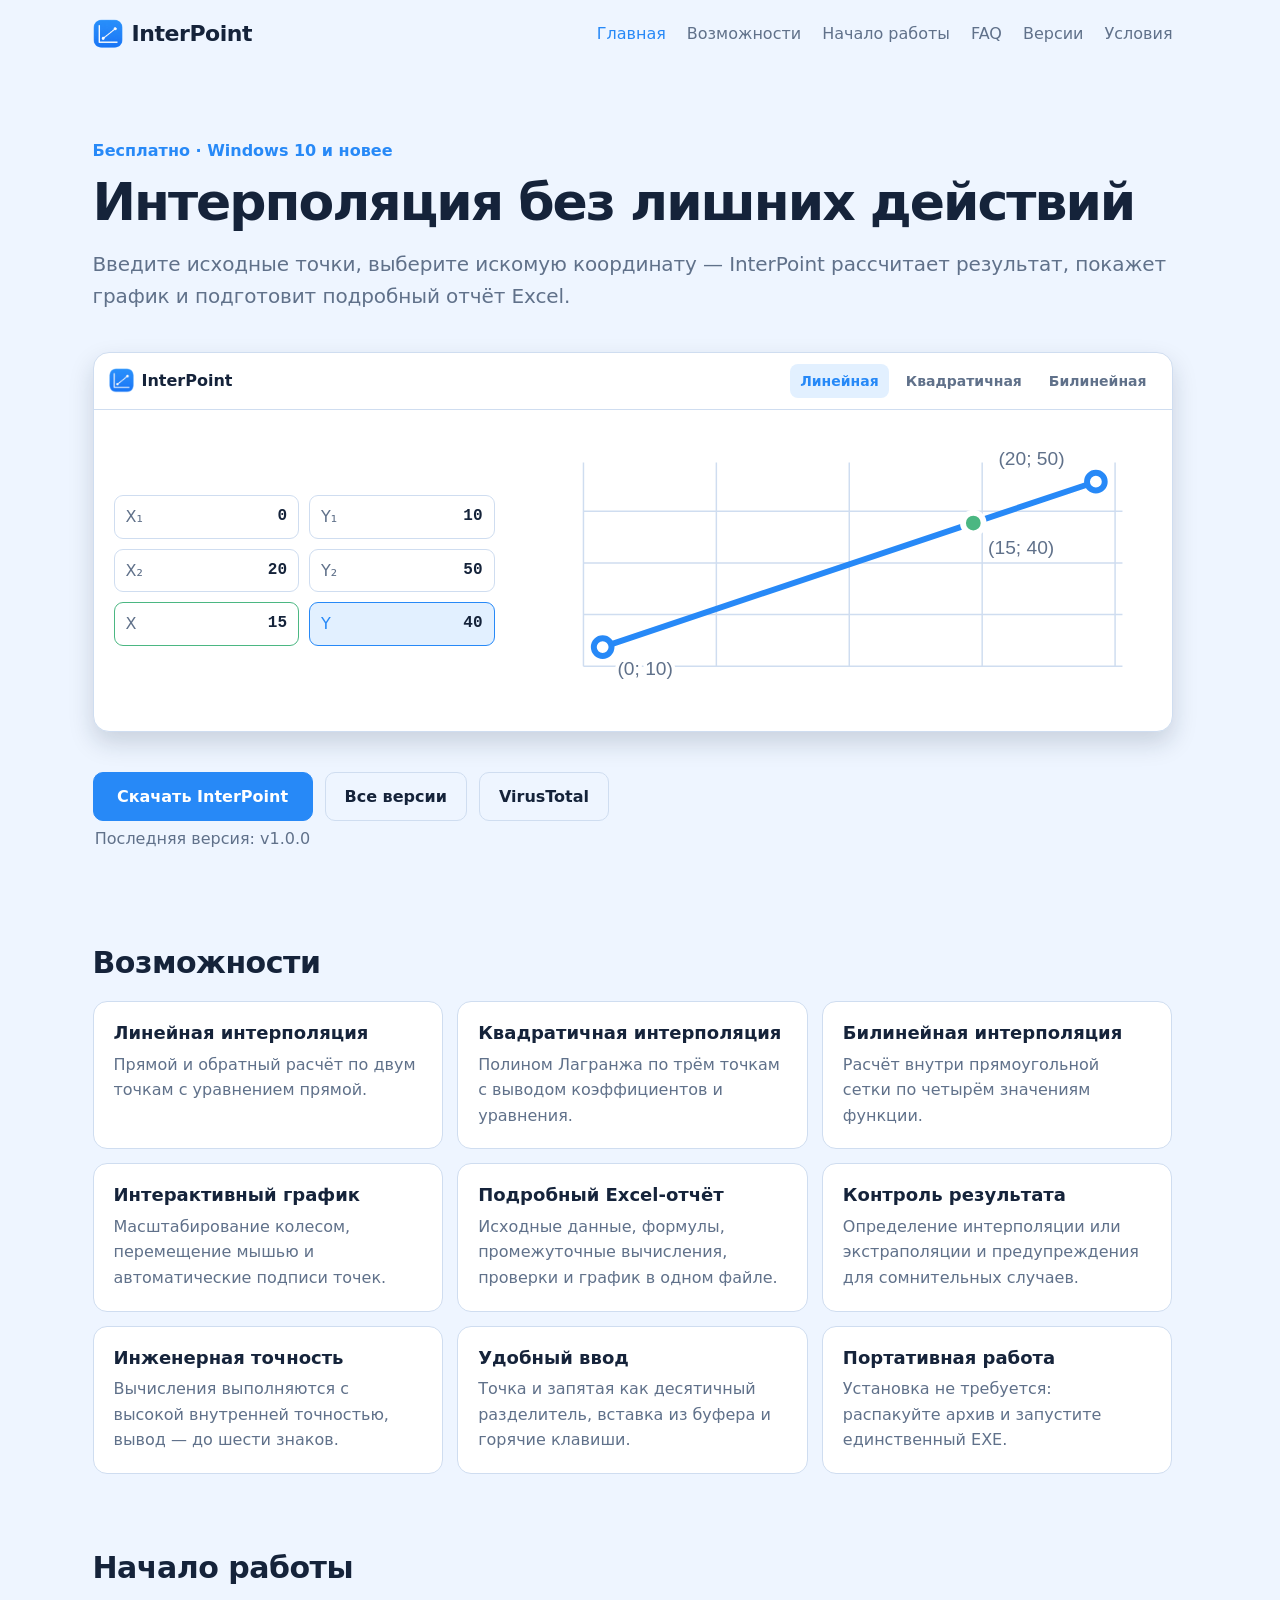
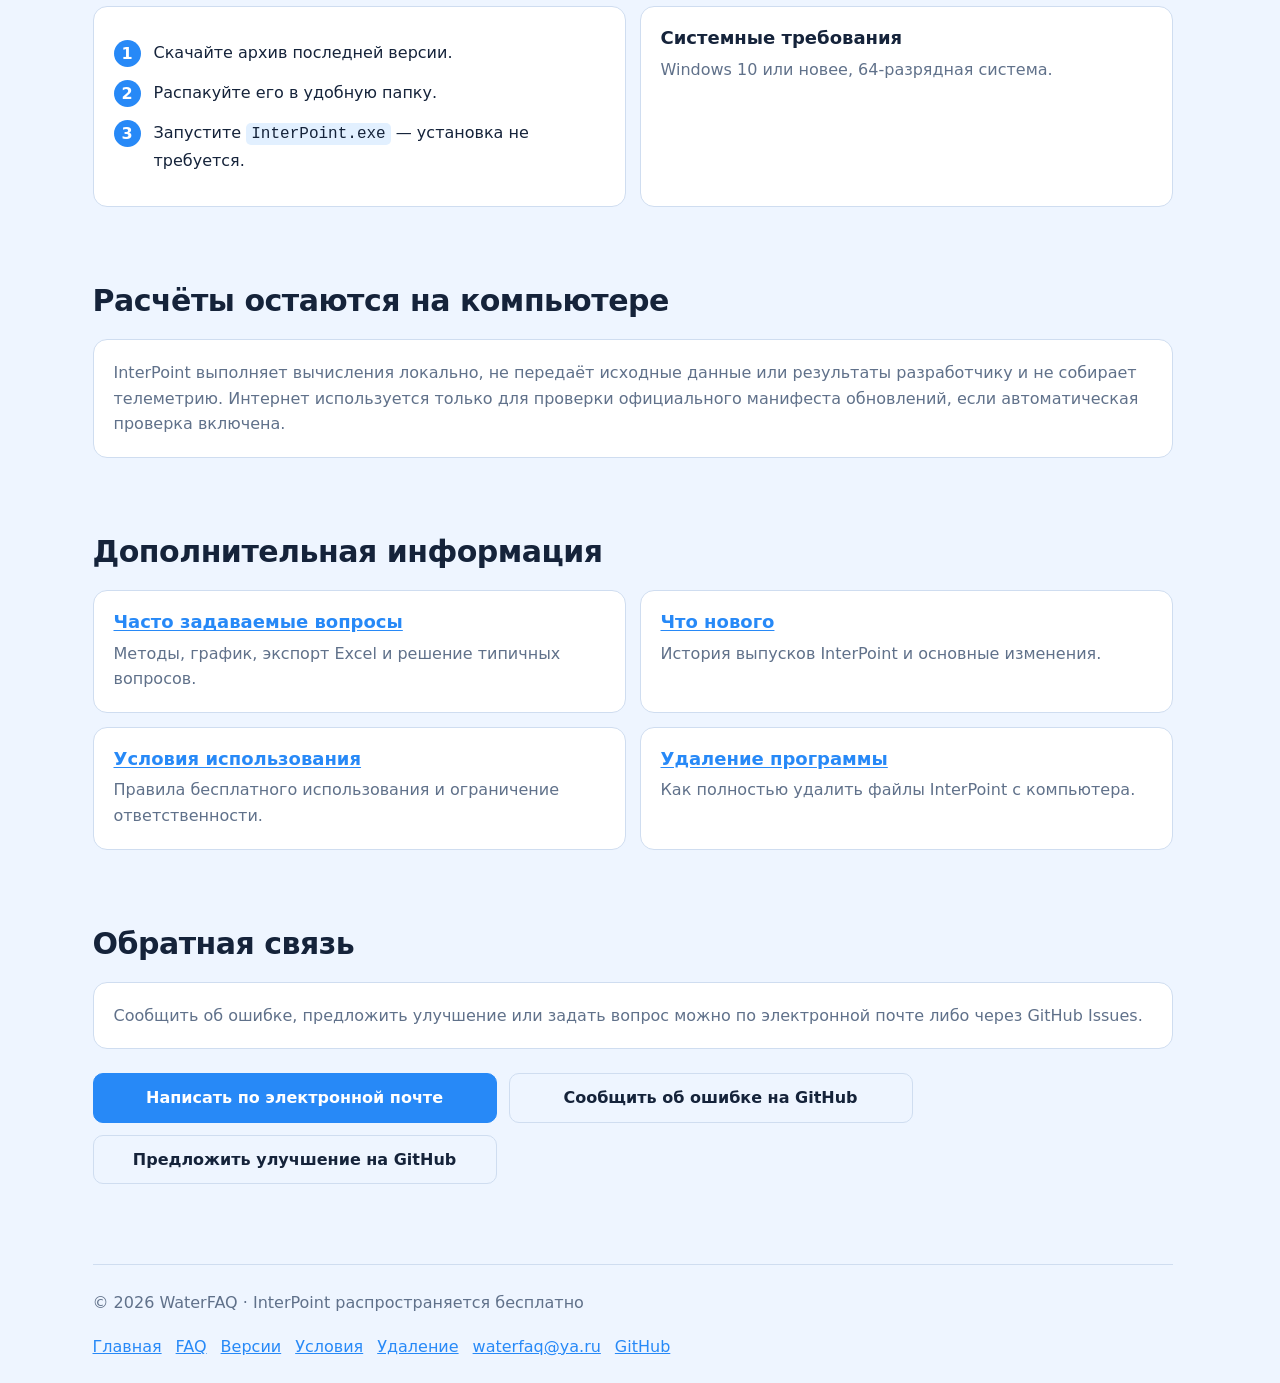
<file: index.html>
<!doctype html>
<html lang="ru">
<head>
  <meta charset="utf-8">
  <meta name="viewport" content="width=device-width,initial-scale=1,viewport-fit=cover">
  <meta name="description" content="InterPoint — бесплатный калькулятор линейной, квадратичной и билинейной интерполяции для Windows с графиком и экспортом расчёта в Excel.">
  <meta name="theme-color" content="#eef5ff" media="(prefers-color-scheme: light)">
  <meta name="theme-color" content="#151b27" media="(prefers-color-scheme: dark)">
  <meta property="og:type" content="website">
  <meta property="og:title" content="InterPoint — калькулятор интерполяции">
  <meta property="og:description" content="Линейная, квадратичная и билинейная интерполяция, наглядный график и подробный отчёт Excel.">
  <meta property="og:url" content="https://water-faq.github.io/InterPoint/">
  <meta property="og:image" content="https://water-faq.github.io/InterPoint/assets/images/social-preview.png">
  <link rel="icon" type="image/png" sizes="32x32" href="assets/icons/icon-32.png">
  <link rel="apple-touch-icon" sizes="180x180" href="assets/icons/apple-touch-icon.png">
  <link rel="manifest" href="site.webmanifest">
  <link rel="stylesheet" href="assets/css/styles.css?v=1">
  <title>InterPoint — калькулятор интерполяции</title>
</head>
<body>
  <header class="site-header"><div class="wrap top">
    <a class="logo interpoint-logo" href="#" aria-label="InterPoint — наверх"><img src="assets/icons/icon-192.png" alt=""><span>InterPoint</span></a>
    <button class="menu-toggle" type="button" aria-label="Открыть меню" aria-expanded="false" aria-controls="site-navigation"><svg class="icon-menu" viewBox="0 0 24 24" fill="none" stroke="currentColor" stroke-width="2" stroke-linecap="round"><path d="M4 7h16M4 12h16M4 17h16"/></svg><svg class="icon-close" viewBox="0 0 24 24" fill="none" stroke="currentColor" stroke-width="2" stroke-linecap="round"><path d="M6 6l12 12M18 6L6 18"/></svg></button>
    <nav id="site-navigation" class="nav" aria-label="Основная навигация"><a href="index.html" aria-current="page">Главная</a><a href="#features">Возможности</a><a href="#start">Начало работы</a><a href="faq.html">FAQ</a><a href="changelog.html">Версии</a><a href="terms.html">Условия</a></nav>
  </div></header>

  <main class="wrap">
    <div class="hero"><div class="hero-content">
      <div class="eyebrow">Бесплатно · Windows 10 и новее</div>
      <h1>Интерполяция без лишних действий</h1>
      <p class="lead">Введите исходные точки, выберите искомую координату — InterPoint рассчитает результат, покажет график и подготовит подробный отчёт Excel.</p>

      <div class="calc-demo interpoint-demo" aria-label="Демонстрация InterPoint">
        <div class="demo-toolbar"><span class="demo-app"><img src="assets/icons/icon-32.png" alt="">InterPoint</span><div class="demo-tabs" role="tablist" aria-label="Режим демонстрации"><button type="button" role="tab" aria-selected="true" data-interpoint-mode="linear">Линейная</button><button type="button" role="tab" aria-selected="false" data-interpoint-mode="quadratic">Квадратичная</button><button type="button" role="tab" aria-selected="false" data-interpoint-mode="bilinear">Билинейная</button></div></div>
        <div class="demo-body">
          <div class="demo-values" data-interpoint-values><span>X₁ <b>0</b></span><span>Y₁ <b>10</b></span><span>X₂ <b>20</b></span><span>Y₂ <b>50</b></span><span class="demo-target">X <b>15</b></span><span class="demo-result-value">Y <b>40</b></span></div>
          <svg class="demo-chart" data-interpoint-chart viewBox="0 0 430 190" role="img" aria-label="График линейной интерполяции"><path class="chart-grid" d="M45 22V160M45 160H410M45 125H410M45 90H410M45 55H410M135 22V160M225 22V160M315 22V160M405 22V160"/><path class="chart-line" d="M58 147L392 35"/><circle cx="58" cy="147" r="6"/><circle cx="392" cy="35" r="6"/><circle class="chart-target" cx="309" cy="63" r="7"/><text x="68" y="166">(0; 10)</text><text x="319" y="84">(15; 40)</text><text x="326" y="24">(20; 50)</text></svg>
        </div>
      </div>

      <div class="hero-actions">
        <div class="download-group"><a id="download" class="button" href="https://github.com/Water-FAQ/InterPoint/releases/latest/download/InterPoint.zip">Скачать InterPoint</a><p id="version" class="meta">Последняя версия: v1.0.0</p></div>
        <a class="button secondary" href="changelog.html">Все версии</a>
        <a class="button secondary virustotal-button" href="https://www.virustotal.com/gui/file/0685c42fb659fcc0776ff8410918f7ebf885d155453a8ee5a3f4abb570f7c36a?nocache=1" target="_blank" rel="noopener noreferrer">VirusTotal</a>
      </div>
    </div></div>

    <section id="features"><h2>Возможности</h2><div class="grid">
      <article class="card"><h3>Линейная интерполяция</h3><p>Прямой и обратный расчёт по двум точкам с уравнением прямой.</p></article>
      <article class="card"><h3>Квадратичная интерполяция</h3><p>Полином Лагранжа по трём точкам с выводом коэффициентов и уравнения.</p></article>
      <article class="card"><h3>Билинейная интерполяция</h3><p>Расчёт внутри прямоугольной сетки по четырём значениям функции.</p></article>
      <article class="card"><h3>Интерактивный график</h3><p>Масштабирование колесом, перемещение мышью и автоматические подписи точек.</p></article>
      <article class="card"><h3>Подробный Excel-отчёт</h3><p>Исходные данные, формулы, промежуточные вычисления, проверки и график в одном файле.</p></article>
      <article class="card"><h3>Контроль результата</h3><p>Определение интерполяции или экстраполяции и предупреждения для сомнительных случаев.</p></article>
      <article class="card"><h3>Инженерная точность</h3><p>Вычисления выполняются с высокой внутренней точностью, вывод — до шести знаков.</p></article>
      <article class="card"><h3>Удобный ввод</h3><p>Точка и запятая как десятичный разделитель, вставка из буфера и горячие клавиши.</p></article>
      <article class="card"><h3>Портативная работа</h3><p>Установка не требуется: распакуйте архив и запустите единственный EXE.</p></article>
    </div></section>

    <section id="start"><h2>Начало работы</h2><div class="info">
      <div class="card steps"><div class="step"><span>Скачайте архив последней версии.</span></div><div class="step"><span>Распакуйте его в удобную папку.</span></div><div class="step"><span>Запустите <code>InterPoint.exe</code> — установка не требуется.</span></div></div>
      <div class="card"><h3>Системные требования</h3><p>Windows 10 или новее, 64-разрядная система.</p></div>
    </div></section>

    <section id="privacy"><h2>Расчёты остаются на компьютере</h2><div class="card"><p>InterPoint выполняет вычисления локально, не передаёт исходные данные или результаты разработчику и не собирает телеметрию. Интернет используется только для проверки официального манифеста обновлений, если автоматическая проверка включена.</p></div></section>

    <section id="more"><h2>Дополнительная информация</h2><div class="link-grid">
      <article class="card"><h3><a href="faq.html">Часто задаваемые вопросы</a></h3><p>Методы, график, экспорт Excel и решение типичных вопросов.</p></article>
      <article class="card"><h3><a href="changelog.html">Что нового</a></h3><p>История выпусков InterPoint и основные изменения.</p></article>
      <article class="card"><h3><a href="terms.html">Условия использования</a></h3><p>Правила бесплатного использования и ограничение ответственности.</p></article>
      <article class="card"><h3><a href="uninstall.html">Удаление программы</a></h3><p>Как полностью удалить файлы InterPoint с компьютера.</p></article>
    </div></section>

    <section id="feedback"><h2>Обратная связь</h2><div class="card"><p>Сообщить об ошибке, предложить улучшение или задать вопрос можно по электронной почте либо через GitHub Issues.</p></div><div class="feedback-actions"><a class="button" href="mailto:waterfaq@ya.ru">Написать по электронной почте</a><a class="button secondary" href="https://github.com/Water-FAQ/InterPoint/issues/new?template=bug_report.yml">Сообщить об ошибке на GitHub</a><a class="button secondary" href="https://github.com/Water-FAQ/InterPoint/issues/new?template=feature_request.yml">Предложить улучшение на GitHub</a></div></section>
  </main>
  <footer class="wrap"><span>© 2026 WaterFAQ · InterPoint распространяется бесплатно</span><nav><a href="index.html">Главная</a><a href="faq.html">FAQ</a><a href="changelog.html">Версии</a><a href="terms.html">Условия</a><a href="uninstall.html">Удаление</a><a href="mailto:waterfaq@ya.ru">waterfaq@ya.ru</a><a href="https://github.com/Water-FAQ/InterPoint">GitHub</a></nav></footer>
  <button class="back-to-top" type="button" aria-label="Наверх" title="Наверх" aria-hidden="true"><svg viewBox="0 0 24 24" fill="none" stroke="currentColor" stroke-width="2.4" stroke-linecap="round" stroke-linejoin="round"><path d="M5 11l7-7 7 7M12 4v16"/></svg></button>
  <script>fetch('update.json',{cache:'no-store'}).then(r=>r.ok?r.json():Promise.reject()).then(m=>{if(m.version)document.getElementById('version').textContent='Последняя версия: v'+m.version;if(m.download_url)document.getElementById('download').href=m.download_url}).catch(()=>{});</script>
  <script src="assets/js/site.js?v=1"></script>
</body>
</html>
</file>
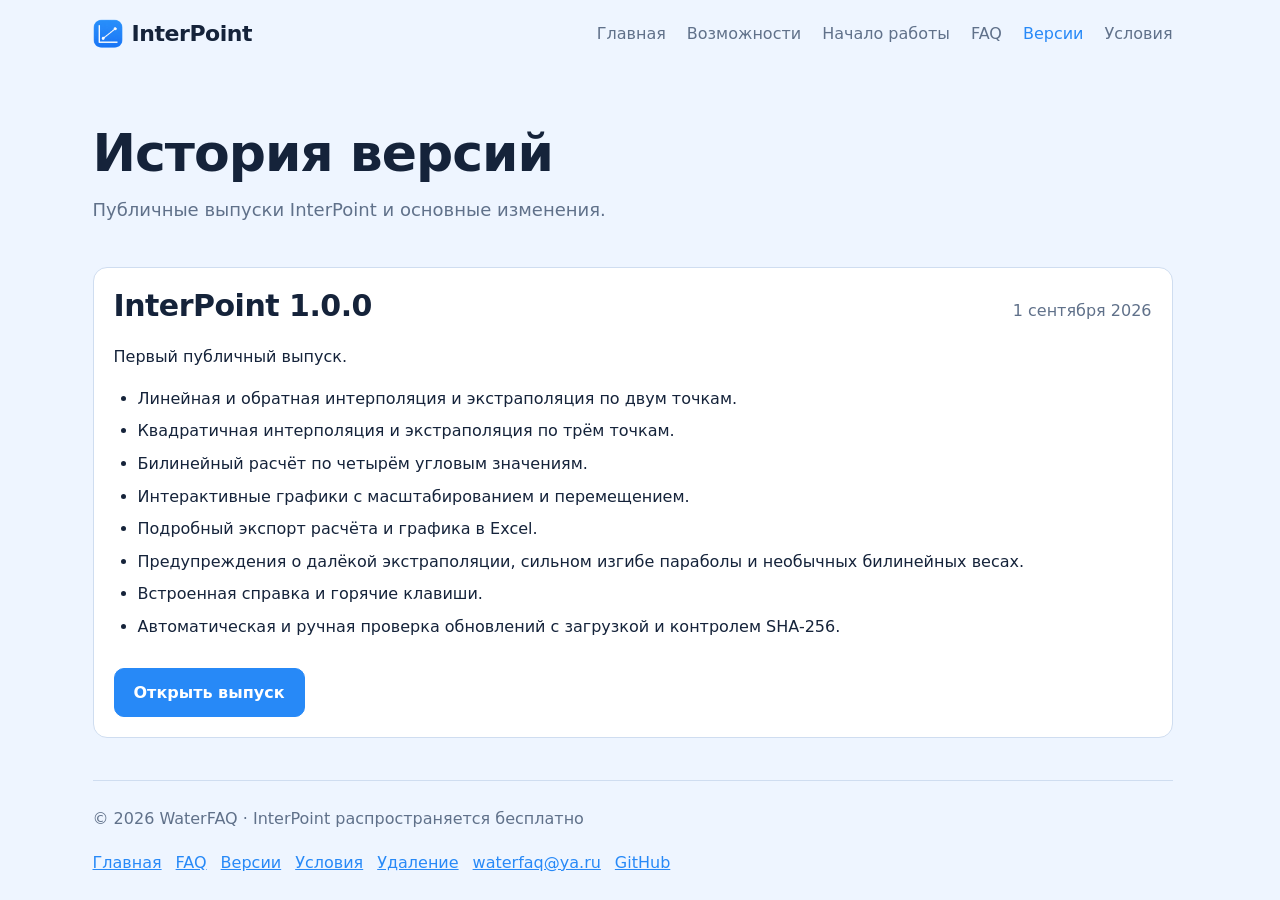
<file: changelog.html>
<!doctype html>
<html lang="ru">
<head>
  <meta charset="utf-8">
  <meta name="viewport" content="width=device-width,initial-scale=1">
  <meta name="description" content="История версий InterPoint.">
  <link rel="icon" href="assets/icons/icon-32.png">
  <link rel="stylesheet" href="assets/css/styles.css?v=1">
  <title>Версии — InterPoint</title>
</head>
<body>
  <header class="site-header"><div class="wrap top"><a class="logo interpoint-logo" href="index.html"><img src="assets/icons/icon-192.png" alt=""><span>InterPoint</span></a><button class="menu-toggle" type="button" aria-label="Открыть меню" aria-expanded="false" aria-controls="site-navigation"><svg class="icon-menu" viewBox="0 0 24 24" fill="none" stroke="currentColor" stroke-width="2"><path d="M4 7h16M4 12h16M4 17h16"/></svg><svg class="icon-close" viewBox="0 0 24 24" fill="none" stroke="currentColor" stroke-width="2"><path d="M6 6l12 12M18 6L6 18"/></svg></button><nav id="site-navigation" class="nav"><a href="index.html">Главная</a><a href="index.html#features">Возможности</a><a href="index.html#start">Начало работы</a><a href="faq.html">FAQ</a><a href="changelog.html" aria-current="page">Версии</a><a href="terms.html">Условия</a></nav></div></header>
  <main class="wrap content">
    <div class="page-head"><h1>История версий</h1><p>Публичные выпуски InterPoint и основные изменения.</p></div>
    <div class="release-list"><article class="release">
      <div class="release-head"><h2>InterPoint 1.0.0</h2><time datetime="2026-09-01">1 сентября 2026</time></div>
      <p>Первый публичный выпуск.</p>
      <ul>
        <li>Линейная и обратная интерполяция и экстраполяция по двум точкам.</li>
        <li>Квадратичная интерполяция и экстраполяция по трём точкам.</li>
        <li>Билинейный расчёт по четырём угловым значениям.</li>
        <li>Интерактивные графики с масштабированием и перемещением.</li>
        <li>Подробный экспорт расчёта и графика в Excel.</li>
        <li>Предупреждения о далёкой экстраполяции, сильном изгибе параболы и необычных билинейных весах.</li>
        <li>Встроенная справка и горячие клавиши.</li>
        <li>Автоматическая и ручная проверка обновлений с загрузкой и контролем SHA-256.</li>
      </ul>
      <div class="actions"><a class="button" href="https://github.com/Water-FAQ/InterPoint/releases/tag/v1.0.0">Открыть выпуск</a></div>
    </article></div>
  </main>
  <footer class="wrap"><span>© 2026 WaterFAQ · InterPoint распространяется бесплатно</span><nav><a href="index.html">Главная</a><a href="faq.html">FAQ</a><a href="changelog.html">Версии</a><a href="terms.html">Условия</a><a href="uninstall.html">Удаление</a><a href="mailto:waterfaq@ya.ru">waterfaq@ya.ru</a><a href="https://github.com/Water-FAQ/InterPoint">GitHub</a></nav></footer>
  <script src="assets/js/site.js?v=1"></script>
</body>
</html>
</file>
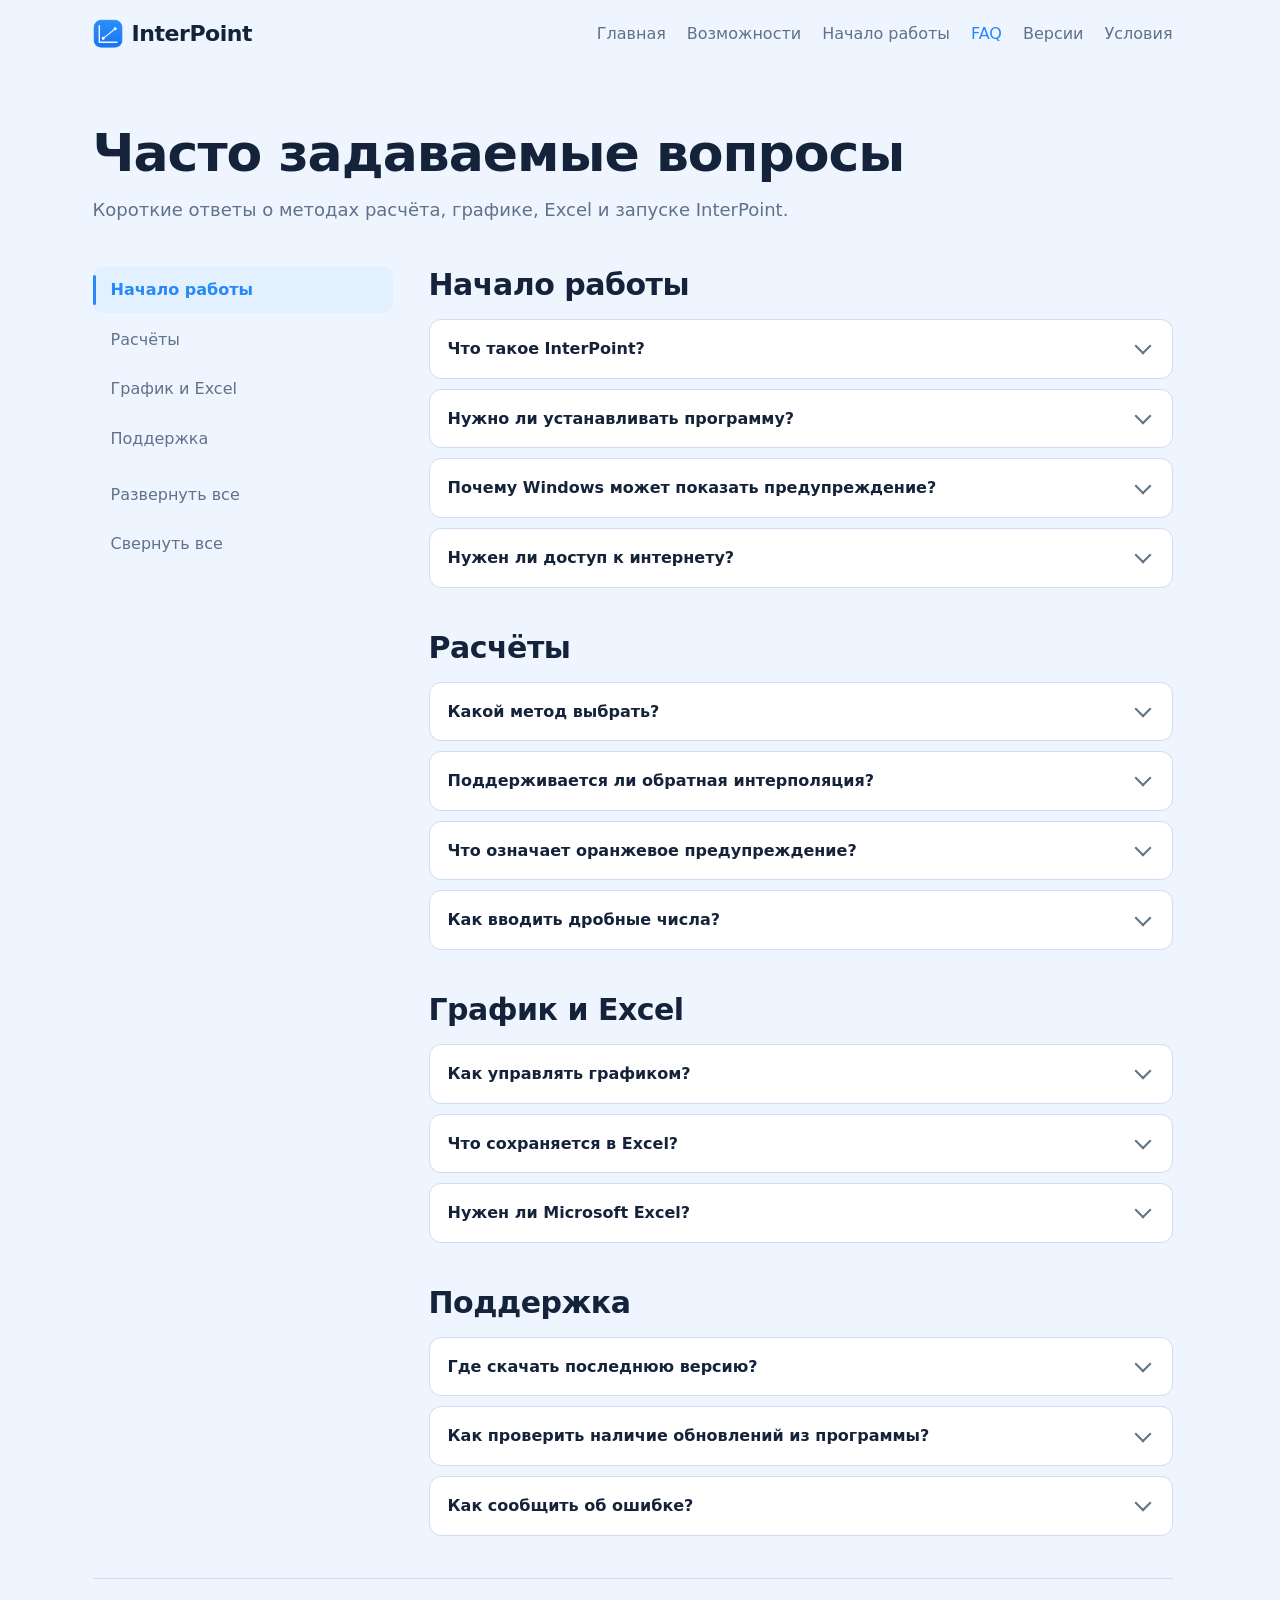
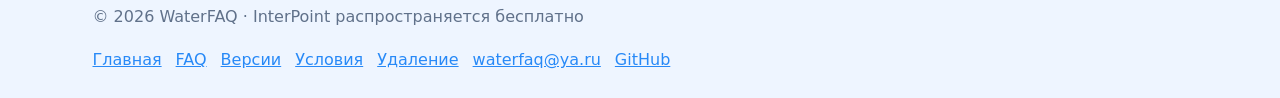
<file: faq.html>
<!doctype html><html lang="ru"><head><meta charset="utf-8"><meta name="viewport" content="width=device-width,initial-scale=1,viewport-fit=cover"><meta name="description" content="Ответы на часто задаваемые вопросы об InterPoint."><link rel="icon" type="image/png" sizes="32x32" href="assets/icons/icon-32.png"><link rel="stylesheet" href="assets/css/styles.css?v=1"><title>FAQ — InterPoint</title></head><body>
<header class="site-header"><div class="wrap top"><a class="logo interpoint-logo" href="index.html"><img src="assets/icons/icon-192.png" alt=""><span>InterPoint</span></a><button class="menu-toggle" type="button" aria-label="Открыть меню" aria-expanded="false" aria-controls="site-navigation"><svg class="icon-menu" viewBox="0 0 24 24" fill="none" stroke="currentColor" stroke-width="2"><path d="M4 7h16M4 12h16M4 17h16"/></svg><svg class="icon-close" viewBox="0 0 24 24" fill="none" stroke="currentColor" stroke-width="2"><path d="M6 6l12 12M18 6L6 18"/></svg></button><nav id="site-navigation" class="nav"><a href="index.html">Главная</a><a href="index.html#features">Возможности</a><a href="index.html#start">Начало работы</a><a href="faq.html" aria-current="page">FAQ</a><a href="changelog.html">Версии</a><a href="terms.html">Условия</a></nav></div></header>
<main class="wrap content"><div class="page-head"><h1>Часто задаваемые вопросы</h1><p>Короткие ответы о методах расчёта, графике, Excel и запуске InterPoint.</p></div><div class="faq-layout"><aside class="faq-sidebar"><nav class="faq-toc" data-scroll-nav><a href="#start" class="is-active">Начало работы</a><a href="#calculation">Расчёты</a><a href="#graph">График и Excel</a><a href="#support">Поддержка</a></nav><div class="faq-controls"><button type="button" data-faq-expand-all>Развернуть все</button><button type="button" data-faq-collapse-all>Свернуть все</button></div></aside><div class="faq-groups">
<section class="faq-group" id="start" data-scroll-section><h2>Начало работы</h2><div class="faq-list">
<details><summary>Что такое InterPoint?</summary><div class="faq-answer"><p>InterPoint — компактный калькулятор линейной, квадратичной и билинейной интерполяции и экстраполяции для Windows.</p></div></details>
<details><summary>Нужно ли устанавливать программу?</summary><div class="faq-answer"><p>Нет. Скачайте архив, распакуйте его и запустите <code>InterPoint.exe</code>. Python и Excel для запуска программы не требуются.</p></div></details>
<details><summary>Почему Windows может показать предупреждение?</summary><div class="faq-answer"><p>Программа пока не имеет цифровой подписи, поэтому SmartScreen может обозначить её как приложение неизвестного издателя. Скачивайте InterPoint только из официального репозитория.</p></div></details>
<details><summary>Нужен ли доступ к интернету?</summary><div class="faq-answer"><p>Для вычислений и экспорта Excel интернет не требуется. При включённой автоматической проверке InterPoint не чаще одного раза в сутки обращается только к официальному манифесту обновлений.</p></div></details>
</div></section>
<section class="faq-group" id="calculation" data-scroll-section><h2>Расчёты</h2><div class="faq-list">
<details><summary>Какой метод выбрать?</summary><div class="faq-answer"><p>Линейный метод использует две точки, квадратичный — три точки и полином Лагранжа, билинейный — четыре значения в узлах прямоугольной сетки.</p></div></details>
<details><summary>Поддерживается ли обратная интерполяция?</summary><div class="faq-answer"><p>Да, в линейном режиме можно определить X по заданному Y. Переключение выполняется автоматически по заполненному искомому полю.</p></div></details>
<details><summary>Что означает оранжевое предупреждение?</summary><div class="faq-answer"><p>Расчёт выполнен, но условия требуют дополнительной проверки: например, точка находится далеко за исходным диапазоном или парабола имеет сильный изгиб. Предупреждение не блокирует график и Excel.</p></div></details>
<details><summary>Как вводить дробные числа?</summary><div class="faq-answer"><p>Можно использовать точку или запятую. Результаты отображаются максимум с шестью знаками после десятичного разделителя.</p></div></details>
</div></section>
<section class="faq-group" id="graph" data-scroll-section><h2>График и Excel</h2><div class="faq-list">
<details><summary>Как управлять графиком?</summary><div class="faq-answer"><p>Колесо мыши меняет масштаб относительно курсора, зажатая левая кнопка перемещает график, двойное нажатие колеса возвращает исходный вид.</p></div></details>
<details><summary>Что сохраняется в Excel?</summary><div class="faq-answer"><p>Исходные данные, тип операции, формулы, промежуточные вычисления, контрольные проверки, предупреждения и изображение графика.</p></div></details>
<details><summary>Нужен ли Microsoft Excel?</summary><div class="faq-answer"><p>Нет. InterPoint самостоятельно создаёт файл <code>.xlsx</code>. Для последующего просмотра подойдёт Excel или другая программа, поддерживающая этот формат.</p></div></details>
</div></section>
<section class="faq-group" id="support" data-scroll-section><h2>Поддержка</h2><div class="faq-list">
<details><summary>Где скачать последнюю версию?</summary><div class="faq-answer"><p>Кнопка «Скачать InterPoint» на официальном сайте всегда ведёт на архив последнего опубликованного релиза.</p></div></details>
<details><summary>Как проверить наличие обновлений из программы?</summary><div class="faq-answer"><p>Нажмите номер версии в левом нижнем углу окна InterPoint. Доступны ручная проверка и отключение автоматической проверки. Загруженный архив проверяется по SHA-256 и сохраняется в папку «Загрузки».</p></div></details>
<details><summary>Как сообщить об ошибке?</summary><div class="faq-answer"><p>Напишите на <a href="mailto:waterfaq@ya.ru">waterfaq@ya.ru</a> или создайте обращение в GitHub Issues. Укажите версию InterPoint, версию Windows и шаги воспроизведения.</p></div></details>
</div></section></div></div></main>
<footer class="wrap"><span>© 2026 WaterFAQ · InterPoint распространяется бесплатно</span><nav><a href="index.html">Главная</a><a href="faq.html">FAQ</a><a href="changelog.html">Версии</a><a href="terms.html">Условия</a><a href="uninstall.html">Удаление</a><a href="mailto:waterfaq@ya.ru">waterfaq@ya.ru</a><a href="https://github.com/Water-FAQ/InterPoint">GitHub</a></nav></footer><button class="back-to-top" type="button" aria-label="Наверх" aria-hidden="true"><svg viewBox="0 0 24 24" fill="none" stroke="currentColor" stroke-width="2.4"><path d="M5 11l7-7 7 7M12 4v16"/></svg></button><script src="assets/js/site.js?v=1"></script></body></html>
</file>
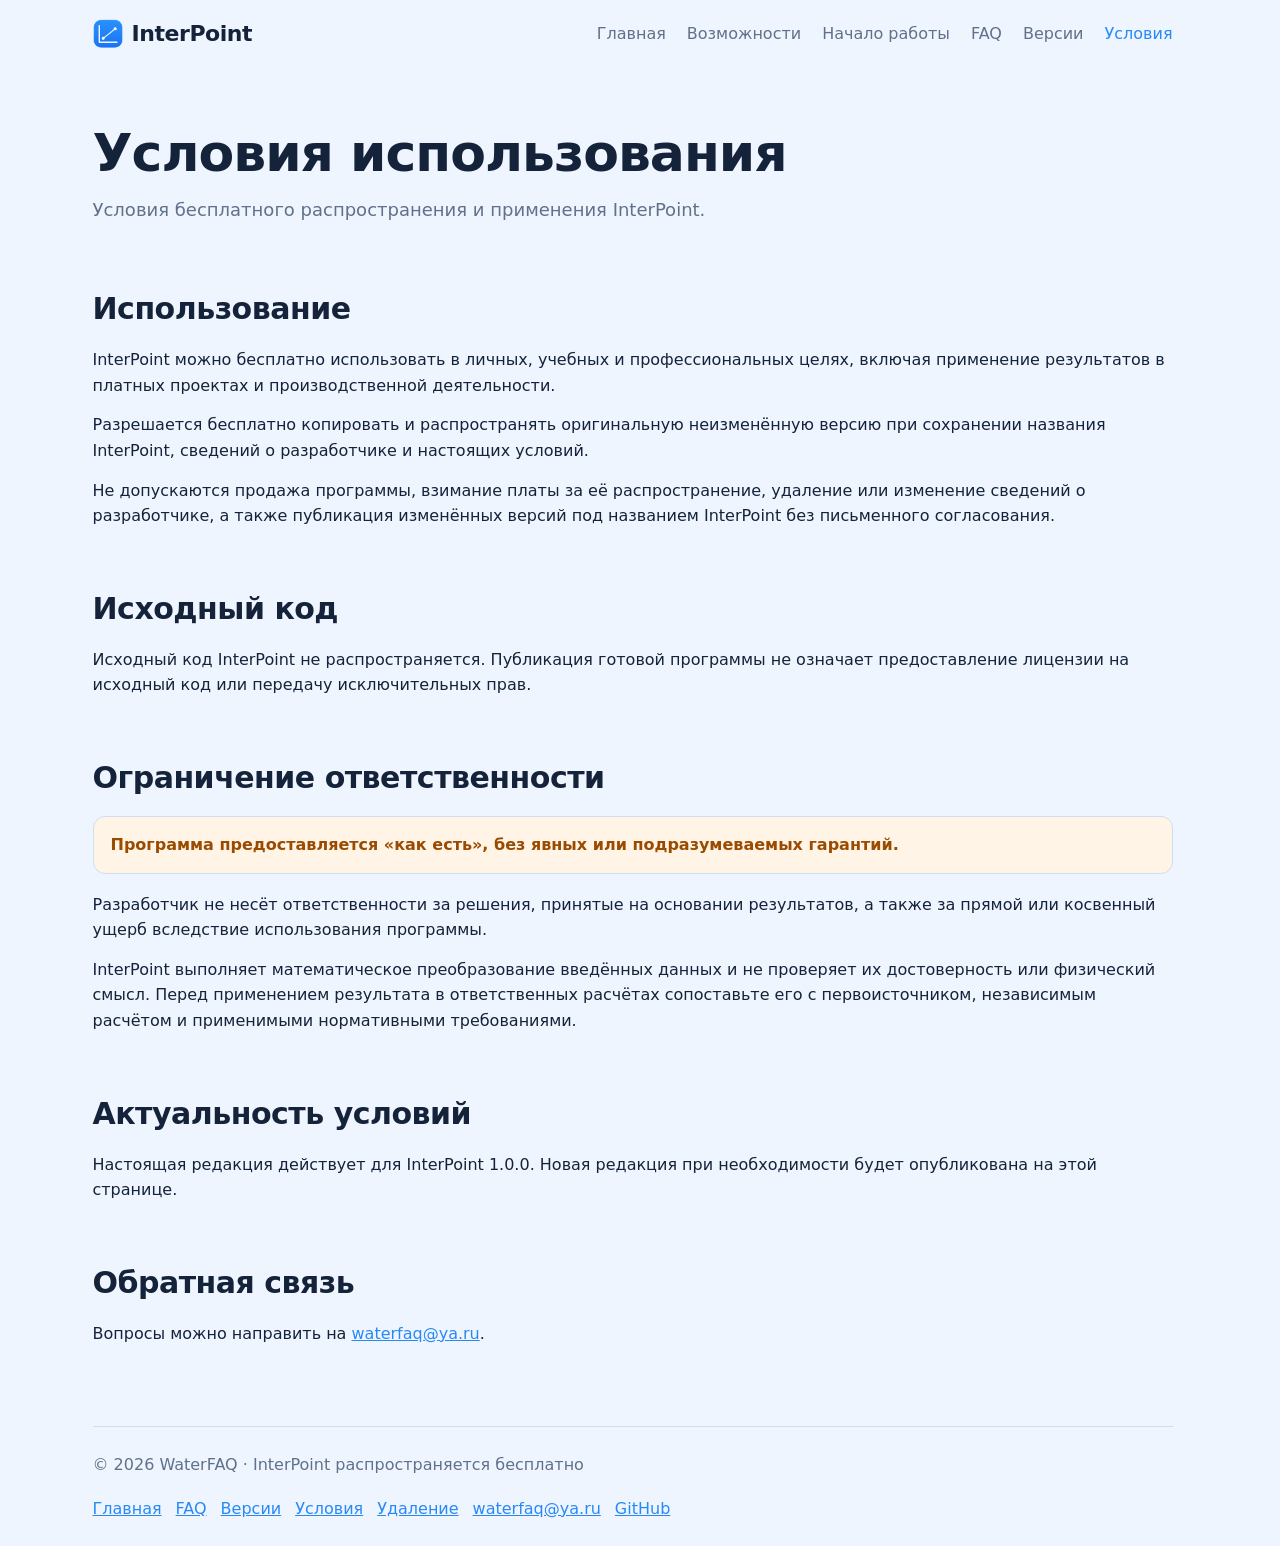
<file: terms.html>
<!doctype html><html lang="ru"><head><meta charset="utf-8"><meta name="viewport" content="width=device-width,initial-scale=1"><meta name="description" content="Условия использования InterPoint."><link rel="icon" href="assets/icons/icon-32.png"><link rel="stylesheet" href="assets/css/styles.css?v=1"><title>Условия использования — InterPoint</title></head><body><header class="site-header"><div class="wrap top"><a class="logo interpoint-logo" href="index.html"><img src="assets/icons/icon-192.png" alt=""><span>InterPoint</span></a><button class="menu-toggle" type="button" aria-label="Открыть меню" aria-expanded="false" aria-controls="site-navigation"><svg class="icon-menu" viewBox="0 0 24 24" fill="none" stroke="currentColor" stroke-width="2"><path d="M4 7h16M4 12h16M4 17h16"/></svg><svg class="icon-close" viewBox="0 0 24 24" fill="none" stroke="currentColor" stroke-width="2"><path d="M6 6l12 12M18 6L6 18"/></svg></button><nav id="site-navigation" class="nav"><a href="index.html">Главная</a><a href="index.html#features">Возможности</a><a href="index.html#start">Начало работы</a><a href="faq.html">FAQ</a><a href="changelog.html">Версии</a><a href="terms.html" aria-current="page">Условия</a></nav></div></header><main class="wrap content"><div class="page-head"><h1>Условия использования</h1><p>Условия бесплатного распространения и применения InterPoint.</p></div><section><h2>Использование</h2><p>InterPoint можно бесплатно использовать в личных, учебных и профессиональных целях, включая применение результатов в платных проектах и производственной деятельности.</p><p>Разрешается бесплатно копировать и распространять оригинальную неизменённую версию при сохранении названия InterPoint, сведений о разработчике и настоящих условий.</p><p>Не допускаются продажа программы, взимание платы за её распространение, удаление или изменение сведений о разработчике, а также публикация изменённых версий под названием InterPoint без письменного согласования.</p></section><section><h2>Исходный код</h2><p>Исходный код InterPoint не распространяется. Публикация готовой программы не означает предоставление лицензии на исходный код или передачу исключительных прав.</p></section><section><h2>Ограничение ответственности</h2><div class="notice warning"><strong>Программа предоставляется «как есть», без явных или подразумеваемых гарантий.</strong></div><p>Разработчик не несёт ответственности за решения, принятые на основании результатов, а также за прямой или косвенный ущерб вследствие использования программы.</p><p>InterPoint выполняет математическое преобразование введённых данных и не проверяет их достоверность или физический смысл. Перед применением результата в ответственных расчётах сопоставьте его с первоисточником, независимым расчётом и применимыми нормативными требованиями.</p></section><section><h2>Актуальность условий</h2><p>Настоящая редакция действует для InterPoint 1.0.0. Новая редакция при необходимости будет опубликована на этой странице.</p></section><section><h2>Обратная связь</h2><p>Вопросы можно направить на <a href="mailto:waterfaq@ya.ru">waterfaq@ya.ru</a>.</p></section></main><footer class="wrap"><span>© 2026 WaterFAQ · InterPoint распространяется бесплатно</span><nav><a href="index.html">Главная</a><a href="faq.html">FAQ</a><a href="changelog.html">Версии</a><a href="terms.html">Условия</a><a href="uninstall.html">Удаление</a><a href="mailto:waterfaq@ya.ru">waterfaq@ya.ru</a><a href="https://github.com/Water-FAQ/InterPoint">GitHub</a></nav></footer><script src="assets/js/site.js?v=1"></script></body></html>
</file>
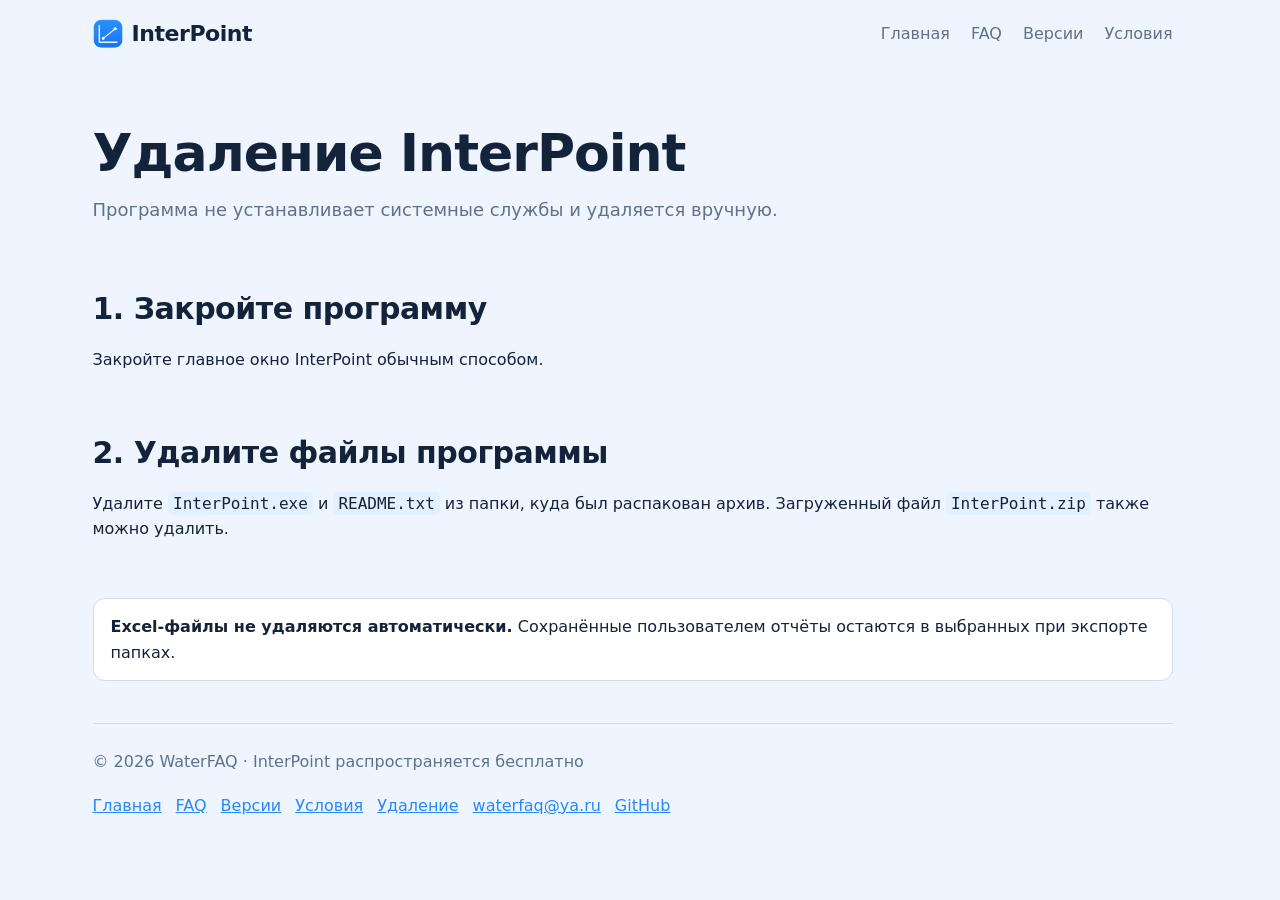
<file: uninstall.html>
<!doctype html>
<html lang="ru">
<head>
  <meta charset="utf-8">
  <meta name="viewport" content="width=device-width,initial-scale=1">
  <meta name="description" content="Как удалить InterPoint.">
  <link rel="icon" href="assets/icons/icon-32.png">
  <link rel="stylesheet" href="assets/css/styles.css?v=1">
  <title>Удаление — InterPoint</title>
</head>
<body>
  <header class="site-header"><div class="wrap top"><a class="logo interpoint-logo" href="index.html"><img src="assets/icons/icon-192.png" alt=""><span>InterPoint</span></a><nav id="site-navigation" class="nav"><a href="index.html">Главная</a><a href="faq.html">FAQ</a><a href="changelog.html">Версии</a><a href="terms.html">Условия</a></nav></div></header>
  <main class="wrap content">
    <div class="page-head"><h1>Удаление InterPoint</h1><p>Программа не устанавливает системные службы и удаляется вручную.</p></div>
    <section><h2>1. Закройте программу</h2><p>Закройте главное окно InterPoint обычным способом.</p></section>
    <section><h2>2. Удалите файлы программы</h2><p>Удалите <code>InterPoint.exe</code> и <code>README.txt</code> из папки, куда был распакован архив. Загруженный файл <code>InterPoint.zip</code> также можно удалить.</p></section>
    <div class="notice"><strong>Excel-файлы не удаляются автоматически.</strong> Сохранённые пользователем отчёты остаются в выбранных при экспорте папках.</div>
  </main>
  <footer class="wrap"><span>© 2026 WaterFAQ · InterPoint распространяется бесплатно</span><nav><a href="index.html">Главная</a><a href="faq.html">FAQ</a><a href="changelog.html">Версии</a><a href="terms.html">Условия</a><a href="uninstall.html">Удаление</a><a href="mailto:waterfaq@ya.ru">waterfaq@ya.ru</a><a href="https://github.com/Water-FAQ/InterPoint">GitHub</a></nav></footer>
  <script src="assets/js/site.js?v=1"></script>
</body>
</html>
</file>
<file: assets/css/styles.css>
:root {
  color-scheme: light;
  --bg: #eef5ff;
  --panel: #ffffff;
  --field: #f8fafd;
  --text: #15233a;
  --muted: #60718a;
  --border: #cfddf0;
  --accent: #2789f7;
  --accent-soft: #e2f0ff;
  --shadow: #14243a18;
  --shot-shadow: #14243a2b;
  --warning: #fff4e5;
  --warning-text: #9a4b00;
  --header-height: 68px;
}

* { box-sizing: border-box; }
html {
  min-height: 100%;
  background: var(--bg);
  scroll-behavior: smooth;
  scrollbar-gutter: stable;
  -webkit-text-size-adjust: 100%;
  text-size-adjust: 100%;
}
body {
  min-width: 280px;
  min-height: 100%;
  margin: 0;
  background: var(--bg);
  color: var(--text);
  font-family: "Segoe UI", system-ui, -apple-system, sans-serif;
  font-size: 16px;
  line-height: 1.6;
  overflow-x: hidden;
}
button, input, select { font: inherit; }
a { color: var(--accent); }
code {
  padding: 2px 5px;
  border-radius: 5px;
  background: var(--accent-soft);
  font-family: Consolas, "SFMono-Regular", monospace;
  overflow-wrap: anywhere;
}
.wrap { width: min(1080px, calc(100% - 36px)); margin-inline: auto; }

.site-header { position: relative; z-index: 40; background: var(--bg); }
.top {
  display: flex;
  align-items: center;
  justify-content: space-between;
  gap: 24px;
  height: var(--header-height);
  padding: 0;
}
.logo { display: flex; flex: 0 0 auto; align-items: center; text-decoration: none; }
.logo picture, .logo img { display: block; }
.logo img { width: auto; height: 25px; }
.interpoint-logo { gap: 9px; color: var(--text); font-size: 22px; font-weight: 720; letter-spacing: -.45px; }
.interpoint-logo img { width: 30px; height: 30px; border-radius: 8px; }
.nav { display: flex; flex: 1 1 auto; align-items: center; justify-content: flex-end; gap: 21px; }
.nav a { color: var(--muted); text-decoration: none; }
.nav a:hover, .nav a[aria-current="page"] { color: var(--accent); }
.menu-toggle {
  display: none;
  place-items: center;
  width: 42px;
  height: 42px;
  padding: 0;
  border: 1px solid var(--border);
  border-radius: 11px;
  background: var(--panel);
  color: var(--text);
  cursor: pointer;
}
.menu-toggle svg { width: 22px; height: 22px; }
.menu-toggle .icon-close { display: none; }
.menu-toggle[aria-expanded="true"] .icon-menu { display: none; }
.menu-toggle[aria-expanded="true"] .icon-close { display: block; }

.hero { padding: 70px 0 55px; }
.hero-content { width: 100%; }
.eyebrow { color: var(--accent); font-weight: 650; }
.hero h1 {
  margin: 10px 0 18px;
  font-size: clamp(38px, 4.65vw, 52px);
  line-height: 1.08;
  letter-spacing: -2px;
  white-space: nowrap;
}
.lead { max-width: 100%; margin-bottom: 0; color: var(--muted); font-size: 20px; letter-spacing: -.1px; }

.calc-demo { margin: 40px 0 0; }
.calc-demo-desktop {
  display: flex;
  align-items: center;
  gap: 8px;
  min-height: 64px;
  padding: 8px 10px 8px 15px;
  border: 1px solid var(--border);
  border-radius: 15px;
  background: var(--panel);
  box-shadow: 0 11px 25px var(--shot-shadow);
}
.demo-logo img { display: block; width: 142px; height: auto; }
.demo-field {
  display: flex;
  flex: 1 1 auto;
  align-items: center;
  min-width: 0;
  height: 44px;
  padding: 0 14px;
  border: 1px solid var(--border);
  border-radius: 10px;
  background: var(--field);
  font-family: Consolas, "SFMono-Regular", monospace;
  font-size: 16px;
  white-space: nowrap;
  overflow: hidden;
}
.demo-expression { color: var(--text); }
.demo-result { margin-left: .35em; color: var(--muted); opacity: .86; }
.demo-result.is-confirmed { color: var(--text); opacity: 1; }
.demo-caret {
  width: 1px;
  height: 19px;
  margin-left: 1px;
  background: var(--text);
  animation: caret-blink .85s steps(1) infinite;
}
@keyframes caret-blink { 50% { opacity: 0; } }
.demo-control {
  display: grid;
  flex: 0 0 auto;
  place-items: center;
  width: 40px;
  height: 42px;
  border-radius: 10px;
  color: var(--text);
  font-size: 14px;
}
.demo-control.copy svg { width: 20px; height: 20px; }
.demo-control.pin { background: var(--accent); color: #fff; }
.demo-control.pin svg { width: 23px; height: 23px; }
.demo-control.close { width: 42px; }
.demo-control.close svg { width: 22px; height: 22px; }
.calc-demo-mobile { display: none; }
.interpoint-demo { overflow: hidden; border: 1px solid var(--border); border-radius: 16px; background: var(--panel); box-shadow: 0 11px 25px var(--shot-shadow); }
.demo-toolbar { display: flex; align-items: center; justify-content: space-between; gap: 16px; padding: 11px 15px; border-bottom: 1px solid var(--border); }
.demo-app { display: inline-flex; align-items: center; gap: 8px; font-weight: 700; }
.demo-app img { width: 25px; height: 25px; border-radius: 7px; }
.demo-tabs { display: flex; gap: 7px; color: var(--muted); font-size: 14px; }
.demo-tabs button { padding: 6px 10px; border: 0; border-radius: 8px; background: transparent; color: var(--muted); font: inherit; font-weight: 600; cursor: pointer; }
.demo-tabs button:hover { color: var(--accent); }
.demo-tabs button[aria-selected="true"] { background: var(--accent-soft); color: var(--accent); }
.demo-tabs button:focus-visible { outline: 2px solid var(--accent); outline-offset: 2px; }
.demo-body { display: grid; grid-template-columns: minmax(220px, .75fr) minmax(360px, 1.25fr); gap: 22px; padding: 20px; }
.demo-values { display: grid; grid-template-columns: 1fr 1fr; align-content: center; gap: 10px; }
.demo-values span { display: flex; align-items: center; justify-content: space-between; gap: 12px; min-height: 40px; padding: 8px 11px; border: 1px solid var(--border); border-radius: 9px; color: var(--muted); }
.demo-values b { color: var(--text); font-family: Consolas, monospace; font-weight: 600; }
.demo-values .demo-target { border-color: #4bb782; }
.demo-values .demo-result-value { border-color: var(--accent); background: var(--accent-soft); color: var(--accent); }
.demo-chart { width: 100%; min-height: 190px; color: var(--accent); }
.demo-chart .chart-grid { fill: none; stroke: var(--border); stroke-width: 1; }
.demo-chart .chart-line { fill: none; stroke: var(--accent); stroke-width: 4; stroke-linecap: round; }
.demo-chart .chart-line-thin { stroke-width: 2; opacity: .5; }
.demo-chart .chart-surface { fill: var(--accent-soft); stroke: var(--accent); stroke-width: 3; opacity: .8; }
.demo-chart circle { fill: var(--panel); stroke: var(--accent); stroke-width: 4; }
.demo-chart .chart-target { fill: #4bb782; stroke: #fff; }
.demo-chart text {
  fill: var(--muted);
  stroke: var(--panel);
  stroke-width: 5px;
  stroke-linejoin: round;
  paint-order: stroke fill;
  font: 13px "Segoe UI", sans-serif;
}

.hero-actions {
  display: flex;
  flex-wrap: wrap;
  align-items: flex-start;
  gap: 12px;
  margin-top: 40px;
}
.download-group { display: grid; justify-items: center; width: 220px; }
.download-group .meta { width: 100%; margin: 5px 0 0; text-align: center; white-space: nowrap; }
.actions { display: flex; flex-wrap: wrap; gap: 12px; margin-top: 28px; }
.feedback-actions {
  display: grid;
  grid-template-columns: repeat(2, minmax(0, 1fr));
  gap: 12px;
  width: min(100%, 820px);
  margin-top: 24px;
}
.feedback-actions .button { width: 100%; }
.button {
  display: inline-flex;
  align-items: center;
  justify-content: center;
  min-height: 46px;
  padding: 11px 19px;
  border: 1px solid var(--accent);
  border-radius: 10px;
  background: var(--accent);
  color: #fff;
  font-weight: 650;
  text-align: center;
  text-decoration: none;
}
#download { width: 100%; }
.button:hover { filter: brightness(.96); }
.button.secondary { border-color: var(--border); background: transparent; color: var(--text); }
.button.secondary:hover { border-color: var(--accent); }

section { padding: 38px 0; scroll-margin-top: 24px; }
h1, h2, h3 { line-height: 1.2; }
h2 { margin: 0 0 20px; font-size: 30px; letter-spacing: -.5px; }
h3 { margin: 0 0 8px; font-size: 18px; }
p { margin: 0 0 14px; }
.grid { display: grid; grid-template-columns: repeat(3, 1fr); gap: 14px; }
.card {
  padding: 20px;
  border: 1px solid var(--border);
  border-radius: 14px;
  background: var(--panel);
}
.card p:last-child { margin-bottom: 0; }
.card p, .meta { color: var(--muted); }
.info { display: grid; grid-template-columns: 1fr 1fr; gap: 14px; }
.steps { counter-reset: step; }
.step { display: grid; grid-template-columns: 27px minmax(0, 1fr); align-items: start; gap: 13px; margin: 13px 0; }
.step::before {
  counter-increment: step;
  content: counter(step);
  display: grid;
  place-items: center;
  width: 27px;
  height: 27px;
  border-radius: 50%;
  background: var(--accent);
  color: #fff;
  font-weight: 650;
}
.page-head { padding: 54px 0 28px; }
.page-head h1 { margin: 0 0 12px; font-size: clamp(34px, 5vw, 52px); letter-spacing: -1px; }
.page-head p { max-width: 760px; color: var(--muted); font-size: 18px; }
.content { max-width: none; }
.content section { padding: 24px 0; }
.content ul, .content ol { padding-left: 24px; }
.content li + li { margin-top: 7px; }
.notice {
  margin: 18px 0;
  padding: 15px 17px;
  border: 1px solid var(--border);
  border-radius: 12px;
  background: var(--panel);
}
.warning { background: var(--warning); color: var(--warning-text); }
.faq-layout, .version-layout {
  display: grid;
  grid-template-columns: minmax(280px, 300px) minmax(0, 1fr);
  align-items: start;
  gap: 36px;
}
.faq-sidebar, .version-sidebar {
  position: sticky;
  top: calc(var(--header-height) + 24px);
  max-height: calc(100vh - var(--header-height) - 48px);
  overflow-y: auto;
  scrollbar-width: thin;
}
.faq-toc, .version-toc { display: grid; gap: 4px; padding: 0; }
.faq-toc a, .version-toc a {
  position: relative;
  padding: 10px 14px 10px 18px;
  border-radius: 9px;
  color: var(--muted);
  text-decoration: none;
}
.faq-toc a::before, .version-toc a::before {
  content: "";
  position: absolute;
  top: 8px;
  bottom: 8px;
  left: 0;
  width: 3px;
  border-radius: 3px;
  background: transparent;
}
.faq-toc a:hover, .version-toc a:hover { color: var(--accent); background: var(--accent-soft); }
.faq-toc a.is-active, .version-toc a.is-active { color: var(--accent); background: var(--accent-soft); font-weight: 650; }
.faq-toc a.is-active::before, .version-toc a.is-active::before { background: var(--accent); }
.faq-controls { display: grid; gap: 4px; margin-top: 10px; }
.faq-controls button {
  width: 100%;
  padding: 10px 14px 10px 18px;
  border: 0;
  border-radius: 9px;
  background: transparent;
  color: var(--muted);
  text-align: left;
  cursor: pointer;
}
.faq-controls button:hover { color: var(--accent); background: var(--accent-soft); }
.faq-controls button:focus-visible { outline: 2px solid var(--accent); outline-offset: 2px; }
.mobile-toc { display: none; }
.mobile-toc-toggle {
  display: grid;
  place-items: center;
  width: 46px;
  height: 46px;
  padding: 0;
  border: 1px solid var(--accent);
  border-radius: 12px;
  background: var(--accent);
  color: #fff;
  box-shadow: 0 8px 20px var(--shot-shadow);
  cursor: pointer;
}
.mobile-toc-toggle svg { width: 23px; height: 23px; }
.mobile-toc-toggle .icon-close { display: none; }
.mobile-toc-toggle[aria-expanded="true"] .icon-list { display: none; }
.mobile-toc-toggle[aria-expanded="true"] .icon-close { display: block; }
.mobile-toc-toggle:focus-visible { outline: 2px solid var(--accent); outline-offset: 3px; }
.mobile-toc-panel {
  position: absolute;
  bottom: calc(100% + 10px);
  left: 0;
  display: grid;
  width: min(310px, calc(100vw - 28px));
  max-height: min(430px, calc(100vh - 120px));
  gap: 3px;
  padding: 8px;
  border: 1px solid var(--border);
  border-radius: 14px;
  background: var(--panel);
  box-shadow: 0 14px 35px var(--shadow);
  overflow-y: auto;
  opacity: 0;
  visibility: hidden;
  transform: translateY(8px);
  pointer-events: none;
  transition: opacity .18s ease, transform .18s ease, visibility .18s ease;
}
.mobile-toc-panel.is-open { opacity: 1; visibility: visible; transform: translateY(0); pointer-events: auto; }
.mobile-toc-panel a {
  padding: 11px 13px;
  border-radius: 9px;
  color: var(--muted);
  font-weight: 600;
  text-decoration: none;
}
.mobile-toc-panel a:hover, .mobile-toc-panel a.is-active { color: var(--accent); background: var(--accent-soft); }
.mobile-toc-panel .faq-controls {
  gap: 3px;
  margin-top: 5px;
  padding-top: 6px;
  border-top: 1px solid var(--border);
}
.mobile-toc-panel .faq-controls button { padding: 11px 13px; }
.faq-groups { min-width: 0; }
.content .faq-group { padding: 0 0 42px; scroll-margin-top: 28px; }
.content .faq-group:last-child { padding-bottom: 0; }
.faq-group h2 { margin-bottom: 16px; }
.faq-list { display: grid; gap: 10px; }
.faq-list details { border: 1px solid var(--border); border-radius: 12px; background: var(--panel); overflow: hidden; }
.faq-list summary {
  display: grid;
  grid-template-columns: minmax(0, 1fr) 22px;
  align-items: center;
  gap: 14px;
  padding: 16px 18px;
  cursor: pointer;
  font-weight: 650;
  list-style: none;
}
.faq-list summary::-webkit-details-marker { display: none; }
.faq-list summary::after {
  content: "";
  width: 10px;
  height: 10px;
  margin: 0 auto 5px;
  border-right: 2px solid var(--muted);
  border-bottom: 2px solid var(--muted);
  transform: rotate(45deg);
  transition: transform .16s ease, margin .16s ease;
}
.faq-list details[open] summary::after { margin: 5px auto 0; transform: rotate(225deg); }
.faq-answer { padding: 0 18px 17px; color: var(--muted); }
.faq-answer p:last-child, .faq-answer ul:last-child { margin-bottom: 0; }
.release { margin: 0 0 16px; padding: 20px; border: 1px solid var(--border); border-radius: 14px; background: var(--panel); }
.release-list { min-width: 0; }
.release[data-scroll-section] { scroll-margin-top: 24px; }
.release-head { display: flex; justify-content: space-between; gap: 16px; align-items: baseline; }
.release time { color: var(--muted); }
.link-grid { display: grid; grid-template-columns: repeat(2, 1fr); gap: 14px; }
.link-grid h3 a { text-decoration: underline; text-underline-offset: 2px; }

footer {
  display: flex;
  align-items: center;
  justify-content: space-between;
  gap: 18px;
  flex-wrap: wrap;
  min-height: 88px;
  margin-top: 42px;
  padding: 25px 0;
  border-top: 1px solid var(--border);
  color: var(--muted);
}
footer nav { display: flex; flex-wrap: wrap; gap: 14px; }

.back-to-top {
  position: fixed;
  right: 22px;
  bottom: 22px;
  z-index: 30;
  display: grid;
  place-items: center;
  width: 46px;
  height: 46px;
  padding: 0;
  border: 1px solid var(--accent);
  border-radius: 12px;
  background: var(--accent);
  color: #fff;
  box-shadow: 0 8px 20px var(--shot-shadow);
  cursor: pointer;
  opacity: 0;
  visibility: hidden;
  transform: translateY(8px);
  pointer-events: none;
  transition: opacity .18s ease, transform .18s ease, visibility .18s ease, filter .18s ease;
}
.back-to-top svg { display: block; width: 25px; height: 25px; }
.back-to-top:hover { filter: brightness(.96); }
.back-to-top:focus-visible { outline: 2px solid var(--accent); outline-offset: 3px; }
.back-to-top.is-visible { opacity: 1; visibility: visible; transform: translateY(0); pointer-events: auto; }

.not-found { display: grid; place-items: center; min-height: calc(100vh - var(--header-height) - 130px); padding: 60px 0; text-align: center; }
.not-found-inner { max-width: 620px; }
.not-found-code { margin-bottom: 8px; color: var(--accent); font-size: clamp(70px, 14vw, 130px); font-weight: 750; line-height: 1; }
.not-found h1 { margin: 0 0 12px; font-size: clamp(30px, 5vw, 46px); }
.not-found p { margin-bottom: 26px; color: var(--muted); font-size: 18px; }

@media (max-width: 820px) {
  :root { --header-height: 62px; }
  .wrap { width: min(100% - 32px, 680px); }
  .top { height: var(--header-height); }
  .logo img { height: 23px; }
  .interpoint-logo img { width: 28px; height: 28px; }
  .menu-toggle { display: grid; }
  .nav {
    position: absolute;
    top: calc(100% - 2px);
    right: 16px;
    left: auto;
    display: grid;
    width: max-content;
    max-width: calc(100vw - 32px);
    gap: 2px;
    padding: 8px;
    border: 1px solid var(--border);
    border-radius: 14px;
    background: var(--panel);
    box-shadow: 0 14px 35px var(--shadow);
    opacity: 0;
    visibility: hidden;
    transform: translateY(-6px);
    pointer-events: none;
    transition: opacity .16s ease, transform .16s ease, visibility .16s ease;
  }
  .nav.is-open { opacity: 1; visibility: visible; transform: translateY(0); pointer-events: auto; }
  .nav a { padding: 10px 12px; border-radius: 9px; white-space: nowrap; }
  .nav a:hover, .nav a[aria-current="page"] { background: var(--accent-soft); }
  .hero { padding: 42px 0 40px; }
  .hero h1 { white-space: normal; }
  .grid { grid-template-columns: repeat(2, 1fr); }
  .demo-body { grid-template-columns: 1fr; }
  .faq-layout, .version-layout { grid-template-columns: minmax(205px, 225px) minmax(0, 1fr); gap: 24px; }
}

@media (min-width: 1680px) {
  .faq-layout, .version-layout { grid-template-columns: minmax(0, 1fr); gap: 0; }
  .faq-sidebar, .version-sidebar {
    grid-area: 1 / 1;
    width: min(300px, calc((100vw - 1080px) / 2 - 36px));
    transform: translateX(calc(-100% - 36px));
  }
  .faq-groups, .release-list { grid-area: 1 / 1; }
}

@media (max-width: 560px) {
  .wrap { width: min(100% - 28px, 480px); }
  .top { gap: 12px; }
  .logo img { height: 22px; }
  .interpoint-logo { gap: 7px; font-size: 20px; }
  .interpoint-logo img { width: 27px; height: 27px; }
  .hero { padding: 30px 0 28px; }
  .eyebrow { font-size: 14px; }
  .hero h1 {
    margin: 9px 0 14px;
    font-size: clamp(30px, 9vw, 36px);
    line-height: 1.09;
    letter-spacing: -1.1px;
  }
  .lead { font-size: 16.5px; line-height: 1.55; }
  .calc-demo { margin-top: 28px; }
  .demo-toolbar { align-items: flex-start; padding: 11px 12px; }
  .demo-toolbar { display: grid; gap: 9px; }
  .demo-tabs { display: grid; grid-template-columns: repeat(3, 1fr); width: 100%; gap: 4px; }
  .demo-tabs button { min-width: 0; padding: 6px 4px; font-size: 12px; }
  .demo-body { gap: 12px; padding: 13px; }
  .demo-values { gap: 7px; }
  .demo-values span { min-height: 36px; padding: 6px 9px; font-size: 13px; }
  .demo-chart { min-height: 150px; }
  .calc-demo-desktop { display: none; }
  .calc-demo-mobile {
    display: block;
    padding: 14px;
    border: 1px solid var(--border);
    border-radius: 14px;
    background: var(--panel);
    box-shadow: 0 9px 22px var(--shot-shadow);
  }
  .calc-demo-mobile .demo-field { width: 100%; height: 42px; padding: 0 12px; font-size: 14px; }
  .calc-demo-mobile p { margin: 12px 2px 0; color: var(--muted); font-size: 13.5px; line-height: 1.48; }
  .hero-actions { display: grid; grid-template-columns: 1fr 1fr; gap: 10px; margin-top: 30px; }
  .download-group { display: contents; }
  .download-group .meta { grid-column: 1 / -1; grid-row: 2; margin: -2px 0 0; text-align: center; white-space: normal; }
  .hero-actions .secondary { grid-column: 2; grid-row: 1; }
  .virustotal-button { display: none; }
  .button { min-height: 44px; padding: 9px 13px; font-size: 14px; }
  section { padding: 28px 0; }
  h2 { margin-bottom: 16px; font-size: 25px; letter-spacing: -.35px; }
  h3 { font-size: 17px; }
  p { margin-bottom: 12px; }
  .grid, .info, .link-grid { grid-template-columns: 1fr; gap: 11px; }
  .card { padding: 16px; border-radius: 13px; }
  .page-head { padding: 34px 0 22px; }
  .page-head h1 { margin-bottom: 10px; font-size: clamp(30px, 9vw, 38px); line-height: 1.1; letter-spacing: -.8px; }
  .page-head p { font-size: 16.5px; line-height: 1.52; }
  .content section { padding: 20px 0; }
  .content section h2 { font-size: 25px; }
  .content ul, .content ol { padding-left: 21px; }
  .content li + li { margin-top: 5px; }
  .faq-list { gap: 8px; }
  .faq-layout, .version-layout { display: block; }
  .faq-sidebar, .version-sidebar { display: none; }
  .mobile-toc {
    position: fixed;
    bottom: calc(14px + env(safe-area-inset-bottom));
    left: 14px;
    z-index: 35;
    display: block;
  }
  .content .faq-group { padding-bottom: 34px; }
  .faq-list summary { padding: 14px 15px; font-size: 16px; }
  .faq-answer { padding: 0 15px 15px; font-size: 15.5px; line-height: 1.55; }
  .faq-answer code { padding: 1px 4px; font-size: .94em; }
  .release { padding: 16px; }
  .release-head { display: block; }
  .release-head h2 { margin-bottom: 4px; font-size: 25px; }
  .release time { display: block; margin-bottom: 12px; }
  .notice { padding: 14px 15px; }
  .feedback-actions { display: grid; grid-template-columns: 1fr; gap: 9px; margin-top: 20px; }
  footer { display: block; min-height: 0; margin-top: 30px; padding: 22px 0 calc(22px + env(safe-area-inset-bottom)); font-size: 14px; }
  footer nav { display: grid; grid-template-columns: repeat(2, minmax(0, max-content)); gap: 8px 18px; margin-top: 14px; }
  .back-to-top { right: 14px; bottom: calc(14px + env(safe-area-inset-bottom)); width: 44px; height: 44px; border-radius: 12px; }
  .back-to-top svg { width: 24px; height: 24px; }
  .not-found { min-height: calc(100vh - var(--header-height) - 110px); padding: 42px 0; }
}

@media (max-width: 360px) {
  .hero-actions { grid-template-columns: 1fr; }
  .hero-actions .secondary, .download-group .meta { grid-column: 1; }
  .hero-actions .secondary { grid-row: 2; }
  .download-group .meta { grid-row: 3; }
}

@media (prefers-reduced-motion: reduce) {
  html { scroll-behavior: auto; }
  .back-to-top, .nav, .mobile-toc-panel, .faq-list summary::after { transition: none; }
  .demo-caret { animation: none; }
}

@media (prefers-color-scheme: dark) {
  :root {
    color-scheme: dark;
    --bg: #151b27;
    --panel: #1d2635;
    --field: #232e40;
    --text: #f4f6f8;
    --muted: #aab2be;
    --border: #35455d;
    --accent-soft: #17395e;
    --shadow: #0006;
    --shot-shadow: #0008;
    --warning: #3a2b18;
    --warning-text: #ffd39a;
  }
}
</file>
